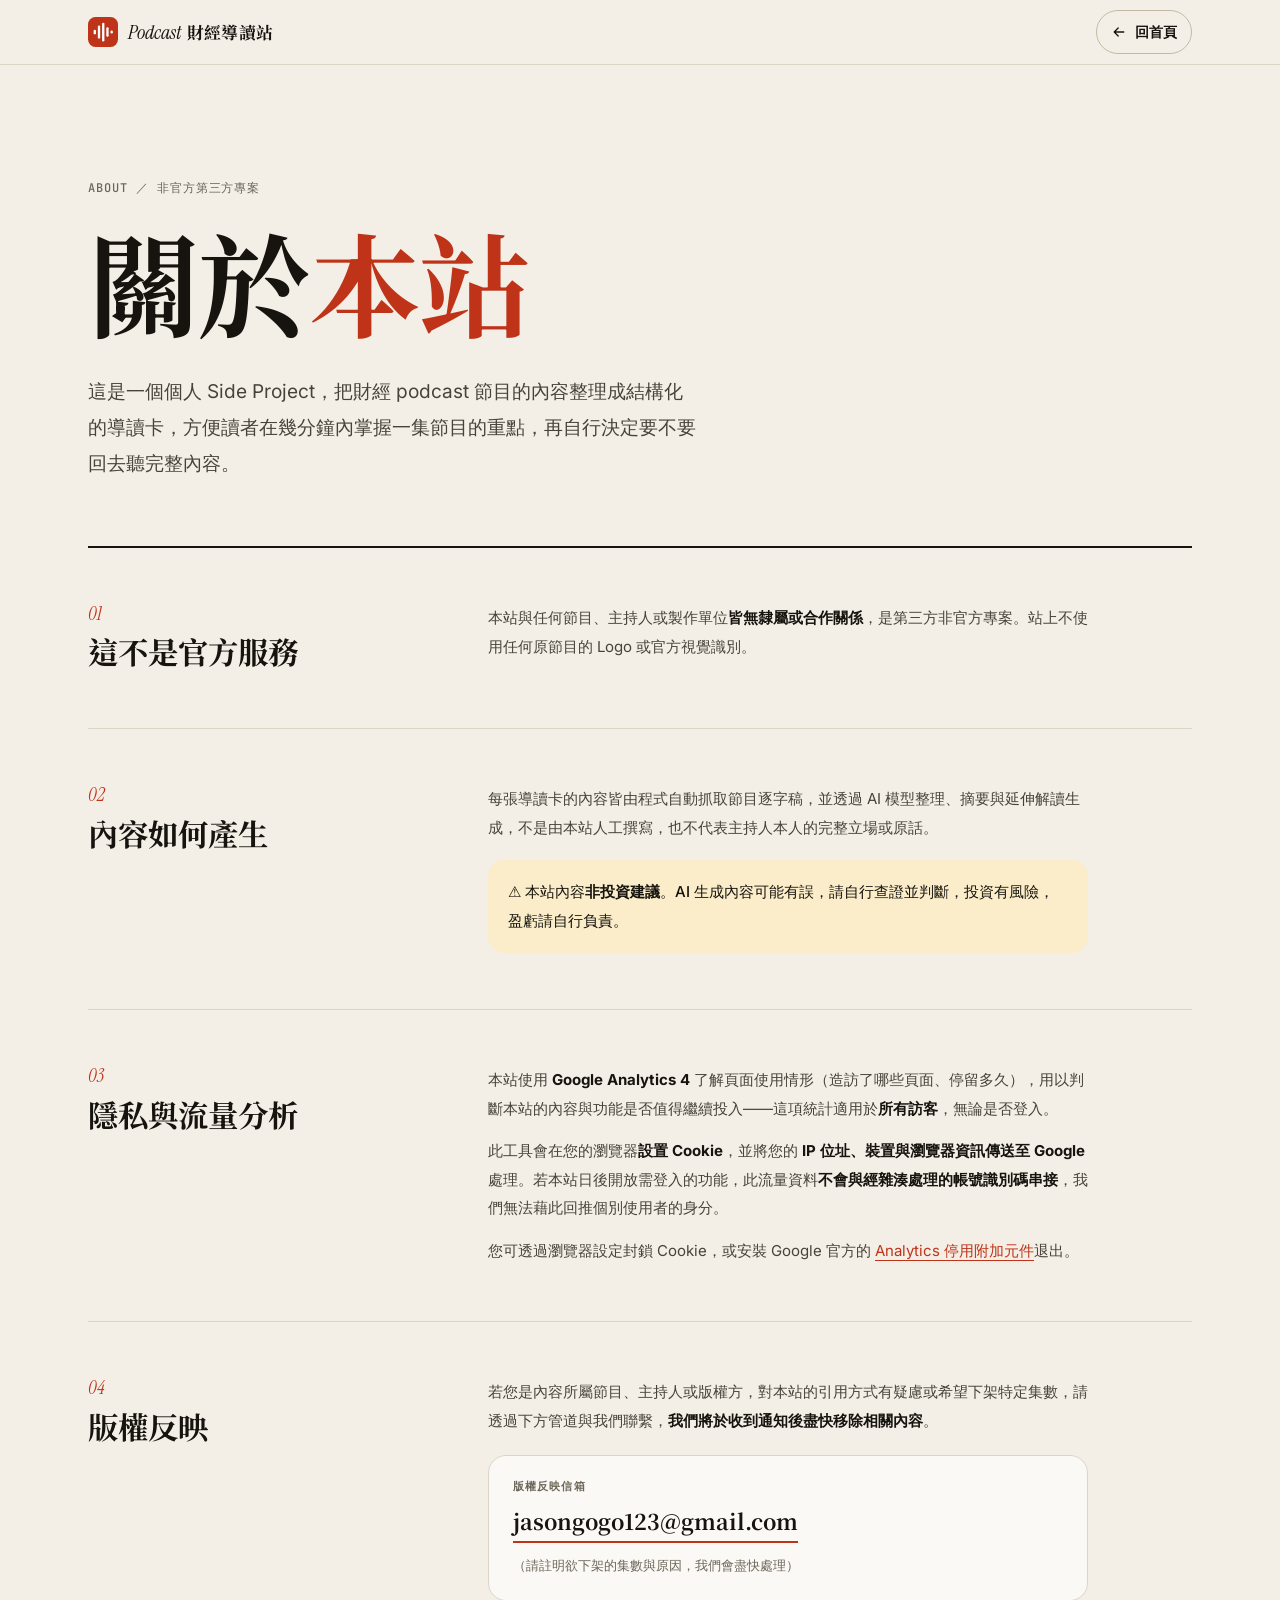
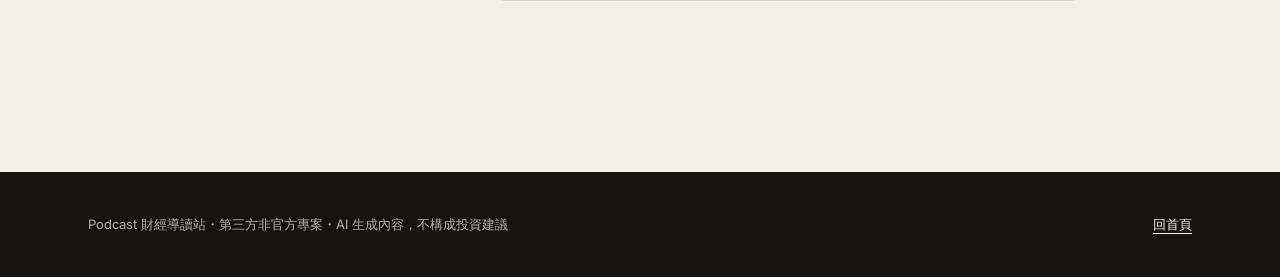
<file: about.html>
<!DOCTYPE html>
<html lang="zh-Hant">
<head>
<meta charset="UTF-8">
<meta name="viewport" content="width=device-width, initial-scale=1.0, viewport-fit=cover">
<meta http-equiv="Content-Security-Policy" content="default-src 'self'; script-src 'self'; connect-src 'self' https://generativelanguage.googleapis.com; img-src 'self' data:; style-src 'self' 'unsafe-inline';">
<title>關於本站 — Podcast 財經導讀站</title>
<meta name="description" content="Podcast 財經導讀站是第三方非官方專案：導讀卡如何產生、隱私與流量分析、版權反映管道。">
<meta name="theme-color" content="#F3EFE7" media="(prefers-color-scheme: light)">
<meta name="theme-color" content="#121110" media="(prefers-color-scheme: dark)">
<link rel="icon" href="./assets/favicon.svg" type="image/svg+xml">
<link rel="stylesheet" href="./assets/fonts/fonts.css">
<style>
  /* 與 index.html 共用同一組設計 token（色彩、字體、深色模式）。 */
  :root {
    --paper: #F3EFE7; --paper-2: #EAE4D8; --card: #FBF9F5;
    --ink: #17140F; --ink-2: #48433A; --ink-3: #6C6558;
    --rule: #DCD4C5; --rule-2: #C4B9A4;
    --band: #17140F; --band-ink: #F6F2EA;
    --accent: #BF3318; --accent-ink: #FFFFFF; --accent-soft: #F8DDD4;
    --hl-bg: #FBEDC9;
    --f-serif: "Noto Serif TC Display", "Noto Serif TC", "Songti TC", "PMingLiU", serif;
    --f-display: "Instrument Serif", "Noto Serif TC Display", Georgia, serif;
    --f-sans: "Inter Variable", -apple-system, BlinkMacSystemFont, "PingFang TC", "Noto Sans TC", "Microsoft JhengHei", sans-serif;
    --f-mono: "JetBrains Mono Variable", ui-monospace, "SFMono-Regular", Consolas, monospace;
    --ease-out: cubic-bezier(.16, 1, .3, 1);
    --gutter: clamp(16px, 4vw, 48px);
    color-scheme: light;
  }
  @media (prefers-color-scheme: dark) {
    :root {
      --paper: #121110; --paper-2: #0C0B0A; --card: #1B1A17;
      --ink: #F1ECE2; --ink-2: #C9C1B2; --ink-3: #9F9788;
      --rule: #2F2C27; --rule-2: #4A453D;
      --band: #26231F; --band-ink: #F6F2EA;
      --accent: #FF6A4A; --accent-ink: #17140F; --accent-soft: #3A1D16;
      --hl-bg: #33280F;
      color-scheme: dark;
    }
  }
  * { box-sizing: border-box; }
  html, body { margin: 0; padding: 0; }
  body {
    background: var(--paper); color: var(--ink);
    font-family: var(--f-sans); font-size: 15px; line-height: 1.9;
    -webkit-font-smoothing: antialiased;
  }
  a { color: var(--accent); text-underline-offset: 4px; }
  :focus-visible { outline: 2px solid var(--accent); outline-offset: 3px; border-radius: 6px; }
  ::selection { background: var(--accent); color: var(--accent-ink); }

  .site-header {
    position: sticky; top: 0; z-index: 10;
    background: color-mix(in srgb, var(--paper) 86%, transparent);
    -webkit-backdrop-filter: saturate(1.4) blur(14px);
    backdrop-filter: saturate(1.4) blur(14px);
    border-bottom: 1px solid var(--rule);
  }
  .mast { max-width: 1200px; margin: 0 auto; height: 64px; padding: 0 var(--gutter); display: flex; align-items: center; justify-content: space-between; gap: 16px; }
  .wordmark { display: inline-flex; align-items: center; gap: 10px; text-decoration: none; color: var(--ink); }
  .wordmark svg { width: 30px; height: 30px; }
  .brand { font-family: var(--f-serif); font-weight: 700; font-size: 1.05rem; letter-spacing: .02em; white-space: nowrap; }
  .brand em { font-family: var(--f-display); font-style: italic; font-weight: 400; font-size: 1.22em; letter-spacing: 0; margin-right: .28em; }
  .back {
    display: inline-flex; align-items: center; gap: 8px; color: var(--ink); text-decoration: none;
    font-size: 14px; font-weight: 600; padding: 8px 14px; border: 1px solid var(--rule-2); border-radius: 999px;
    transition: background .2s, color .2s, border-color .2s;
  }
  .back:hover { background: var(--ink); color: var(--paper); border-color: var(--ink); }
  .back svg { width: 16px; height: 16px; }

  .hero { max-width: 1200px; margin: 0 auto; padding: clamp(48px, 9vw, 120px) var(--gutter) clamp(32px, 5vw, 64px); }
  .eyebrow { margin: 0 0 24px; font: 500 12px/1.4 var(--f-mono); letter-spacing: .08em; color: var(--ink-3); }
  h1 {
    margin: 0; font-family: var(--f-serif); font-weight: 700;
    font-size: clamp(2.6rem, 9vw, 7rem); line-height: 1.08; letter-spacing: -.015em;
    animation: rise 1s var(--ease-out) both;
  }
  h1 em { font-style: normal; color: var(--accent); }
  .lede { max-width: 32em; margin: 32px 0 0; font-size: clamp(16px, 1.5vw, 19px); line-height: 1.9; color: var(--ink-2); animation: fade-up .9s var(--ease-out) .15s both; }
  @keyframes rise { from { opacity: 0; transform: translateY(24px); } }
  @keyframes fade-up { from { opacity: 0; transform: translateY(12px); } }

  .blocks { max-width: 1200px; margin: 0 auto; padding: 0 var(--gutter) clamp(64px, 9vw, 120px); }
  .block { display: grid; gap: 12px 48px; padding: clamp(32px, 5vw, 56px) 0; border-top: 1px solid var(--rule); }
  .block:first-child { border-top: 2px solid var(--ink); }
  .block-no { font-family: var(--f-display); font-style: italic; color: var(--accent); font-size: 1.2rem; line-height: 1; margin: 0 0 8px; }
  h2 { margin: 0; font-family: var(--f-serif); font-weight: 700; font-size: clamp(1.35rem, 2.6vw, 1.9rem); line-height: 1.35; }
  .block-body { max-width: 40em; color: var(--ink-2); }
  .block-body p { margin: 0 0 14px; }
  .block-body p:last-child { margin-bottom: 0; }
  .block-body strong { color: var(--ink); }
  .warn-box {
    margin: 18px 0 0; padding: 18px 20px; border-radius: 16px; background: var(--hl-bg);
    color: var(--ink); font-weight: 500;
  }
  .contact-box {
    margin-top: 20px; padding: 22px 24px; border-radius: 18px; background: var(--card); border: 1px solid var(--rule);
  }
  .contact-box .label { font: 600 11px/1.6 var(--f-mono); letter-spacing: .1em; color: var(--ink-3); }
  .contact-box a { display: inline-block; margin-top: 4px; font-family: var(--f-serif); font-weight: 700; font-size: clamp(1.05rem, 2.4vw, 1.35rem); color: var(--ink); text-decoration: none; border-bottom: 2px solid var(--accent); word-break: break-all; }
  .contact-box .note { margin-top: 10px; font-size: 13px; color: var(--ink-3); }

  .site-footer { background: var(--band); color: color-mix(in srgb, var(--band-ink) 70%, transparent); }
  .site-footer .inner { max-width: 1200px; margin: 0 auto; padding: 40px var(--gutter); display: flex; flex-wrap: wrap; justify-content: space-between; gap: 12px 24px; font-size: 13px; }
  .site-footer a { color: var(--band-ink); }

  @media (min-width: 900px) {
    .block { grid-template-columns: minmax(0, 1fr) minmax(0, 2fr); }
  }
  @media (prefers-reduced-motion: reduce) {
    *, *::before, *::after { animation-duration: .01ms !important; transition-duration: .01ms !important; }
  }
</style>
</head>
<body>

<header class="site-header">
  <div class="mast">
    <a class="wordmark" href="./index.html" aria-label="Podcast 財經導讀站，回首頁">
      <svg viewBox="0 0 64 64" aria-hidden="true"><rect width="64" height="64" rx="16" fill="var(--accent)"/><g fill="var(--accent-ink)"><rect x="12" y="27" width="5" height="10" rx="2.5"/><rect x="21" y="18" width="5" height="28" rx="2.5"/><rect x="30" y="12" width="5" height="40" rx="2.5"/><rect x="39" y="22" width="5" height="20" rx="2.5"/><rect x="48" y="29" width="5" height="6" rx="2.5"/></g></svg>
      <span class="brand"><em>Podcast</em>財經導讀站</span>
    </a>
    <a class="back" href="./index.html"><svg viewBox="0 0 20 20" aria-hidden="true"><path d="M16 10H4m5-5-5 5 5 5" fill="none" stroke="currentColor" stroke-width="1.6" stroke-linecap="round" stroke-linejoin="round"/></svg>回首頁</a>
  </div>
</header>

<main>
<section class="hero">
  <p class="eyebrow">ABOUT ／ 非官方第三方專案</p>
  <h1>關於<em>本站</em></h1>
  <p class="lede">這是一個個人 Side Project，把財經 podcast 節目的內容整理成結構化的導讀卡，方便讀者在幾分鐘內掌握一集節目的重點，再自行決定要不要回去聽完整內容。</p>
</section>

<div class="blocks">
  <section class="block">
    <div><p class="block-no">01</p><h2>這不是官方服務</h2></div>
    <div class="block-body">
      <p>本站與任何節目、主持人或製作單位<strong>皆無隸屬或合作關係</strong>，是第三方非官方專案。站上不使用任何原節目的 Logo 或官方視覺識別。</p>
    </div>
  </section>

  <section class="block">
    <div><p class="block-no">02</p><h2>內容如何產生</h2></div>
    <div class="block-body">
      <p>每張導讀卡的內容皆由程式自動抓取節目逐字稿，並透過 AI 模型整理、摘要與延伸解讀生成，不是由本站人工撰寫，也不代表主持人本人的完整立場或原話。</p>
      <div class="warn-box">
        ⚠ 本站內容<strong>非投資建議</strong>。AI 生成內容可能有誤，請自行查證並判斷，投資有風險，盈虧請自行負責。
      </div>
    </div>
  </section>

  <section class="block">
    <div><p class="block-no">03</p><h2>隱私與流量分析</h2></div>
    <div class="block-body">
      <p>本站使用 <strong>Google Analytics 4</strong> 了解頁面使用情形（造訪了哪些頁面、停留多久），用以判斷本站的內容與功能是否值得繼續投入——這項統計適用於<strong>所有訪客</strong>，無論是否登入。</p>
      <p>此工具會在您的瀏覽器<strong>設置 Cookie</strong>，並將您的 <strong>IP 位址、裝置與瀏覽器資訊傳送至 Google</strong> 處理。若本站日後開放需登入的功能，此流量資料<strong>不會與經雜湊處理的帳號識別碼串接</strong>，我們無法藉此回推個別使用者的身分。</p>
      <p>您可透過瀏覽器設定封鎖 Cookie，或安裝 Google 官方的 <a href="https://tools.google.com/dlpage/gaoptout" target="_blank" rel="noopener">Analytics 停用附加元件</a>退出。</p>
    </div>
  </section>

  <section class="block" id="copyright">
    <div><p class="block-no">04</p><h2>版權反映</h2></div>
    <div class="block-body">
      <p>若您是內容所屬節目、主持人或版權方，對本站的引用方式有疑慮或希望下架特定集數，請透過下方管道與我們聯繫，<strong>我們將於收到通知後盡快移除相關內容</strong>。</p>
      <div class="contact-box">
        <div class="label">版權反映信箱</div>
        <a href="mailto:jasongogo123@gmail.com">jasongogo123@gmail.com</a>
        <div class="note">（請註明欲下架的集數與原因，我們會盡快處理）</div>
      </div>
    </div>
  </section>
</div>
</main>

<footer class="site-footer">
  <div class="inner">
    <span>Podcast 財經導讀站・第三方非官方專案・AI 生成內容，不構成投資建議</span>
    <a href="./index.html">回首頁</a>
  </div>
</footer>

</body>
</html>
</file>
<file: assets/fonts/fonts.css>
/* fonts.css — self-hosted web fonts (all SIL OFL 1.1, via Fontsource).
   CSP default-src 'self' forbids third-party font hosts, so every file lives
   next to this stylesheet.

   Noto Serif TC Display is a ~29 KB subset holding ONLY the site's fixed display
   copy (brand, hero headline, section labels). Episode content is set in the system
   sans on purpose: the full serif spans 100+ unicode-range chunks and a single page
   of episode titles pulled 1.2 MB of font files. If you add or change text that uses
   var(--f-serif), regenerate with scripts/subset_lite_display_font.py — a missing
   glyph silently falls back to the next font in the stack. */
@font-face {
  font-family: 'Instrument Serif';
  font-style: normal;
  font-display: swap;
  font-weight: 400;
  src: url(./instrument-serif-latin-400-normal.woff2) format('woff2');
  unicode-range: U+0000-00FF,U+0131,U+0152-0153,U+02BB-02BC,U+02C6,U+02DA,U+02DC,U+0304,U+0308,U+0329,U+2000-206F,U+20AC,U+2122,U+2191,U+2193,U+2212,U+2215,U+FEFF,U+FFFD;
}
@font-face {
  font-family: 'Instrument Serif';
  font-style: italic;
  font-display: swap;
  font-weight: 400;
  src: url(./instrument-serif-latin-400-italic.woff2) format('woff2');
  unicode-range: U+0000-00FF,U+0131,U+0152-0153,U+02BB-02BC,U+02C6,U+02DA,U+02DC,U+0304,U+0308,U+0329,U+2000-206F,U+20AC,U+2122,U+2191,U+2193,U+2212,U+2215,U+FEFF,U+FFFD;
}
@font-face {
  font-family: 'Inter Variable';
  font-style: normal;
  font-display: swap;
  font-weight: 100 900;
  src: url(./inter-latin-wght-normal.woff2) format('woff2');
  unicode-range: U+0000-00FF,U+0131,U+0152-0153,U+02BB-02BC,U+02C6,U+02DA,U+02DC,U+0304,U+0308,U+0329,U+2000-206F,U+20AC,U+2122,U+2191,U+2193,U+2212,U+2215,U+FEFF,U+FFFD;
}
@font-face {
  font-family: 'JetBrains Mono Variable';
  font-style: normal;
  font-display: swap;
  font-weight: 100 800;
  src: url(./jetbrains-mono-latin-wght-normal.woff2) format('woff2');
  unicode-range: U+0000-00FF,U+0131,U+0152-0153,U+02BB-02BC,U+02C6,U+02DA,U+02DC,U+0304,U+0308,U+0329,U+2000-206F,U+20AC,U+2122,U+2191,U+2193,U+2212,U+2215,U+FEFF,U+FFFD;
}

@font-face {
  font-family: 'Noto Serif TC Display';
  font-style: normal;
  font-display: swap;
  font-weight: 700;
  src: url(./noto-serif-tc-display-0.woff2) format('woff2');
  unicode-range: U+20-7E,U+2013-2014,U+2026,U+3001-3002,U+300C-300D,U+4E00,U+4E09,U+4E0D,U+4E3B,U+4E8B,U+4EA4,U+4EF6,U+4F55,U+5167,U+516C,U+5206,U+52D5,U+52D9,U+53CA,U+53CD,U+53F8,U+5982,U+5B8C,U+5B98,U+5BB9,U+5C0E,U+5E38,U+5FC3,U+614B,U+63D0,U+65B0,U+65B9,U+65BC,U+6613,U+6620,U+662F,U+6700,U+670D,U+672C,U+6790,U+6838,U+696D,U+6A19,U+6B0A,U+6CD5,U+6D41,U+7248,U+751F,U+7522,U+7684,U+79C1,U+7AD9,U+7CBE,U+7D93,U+805E,U+8207,U+83EF,U+88AB,U+89C0,U+8B80,U+8CA1,U+8D77,U+9019,U+91CD,U+91CF,U+9418,U+95DC,U+96B1,U+96C6,U+984C,U+9EDE;
}
@font-face {
  font-family: 'Noto Serif TC Display';
  font-style: normal;
  font-display: swap;
  font-weight: 700;
  src: url(./noto-serif-tc-display-1.woff2) format('woff2');
  unicode-range: U+FF0F,U+FF5C;
}
@font-face {
  font-family: 'Noto Serif TC Display';
  font-style: normal;
  font-display: swap;
  font-weight: 700;
  src: url(./noto-serif-tc-display-2.woff2) format('woff2');
  unicode-range: U+30FB;
}
@font-face {
  font-family: 'Noto Serif TC Display';
  font-style: normal;
  font-display: swap;
  font-weight: 700;
  src: url(./noto-serif-tc-display-3.woff2) format('woff2');
  unicode-range: U+FF1B;
}
@font-face {
  font-family: 'Noto Serif TC Display';
  font-style: normal;
  font-display: swap;
  font-weight: 700;
  src: url(./noto-serif-tc-display-4.woff2) format('woff2');
  unicode-range: U+FF01,U+FF08-FF09,U+FF1F;
}
@font-face {
  font-family: 'Noto Serif TC Display';
  font-style: normal;
  font-display: swap;
  font-weight: 700;
  src: url(./noto-serif-tc-display-5.woff2) format('woff2');
  unicode-range: U+FF0C,U+FF1A;
}
</file>
